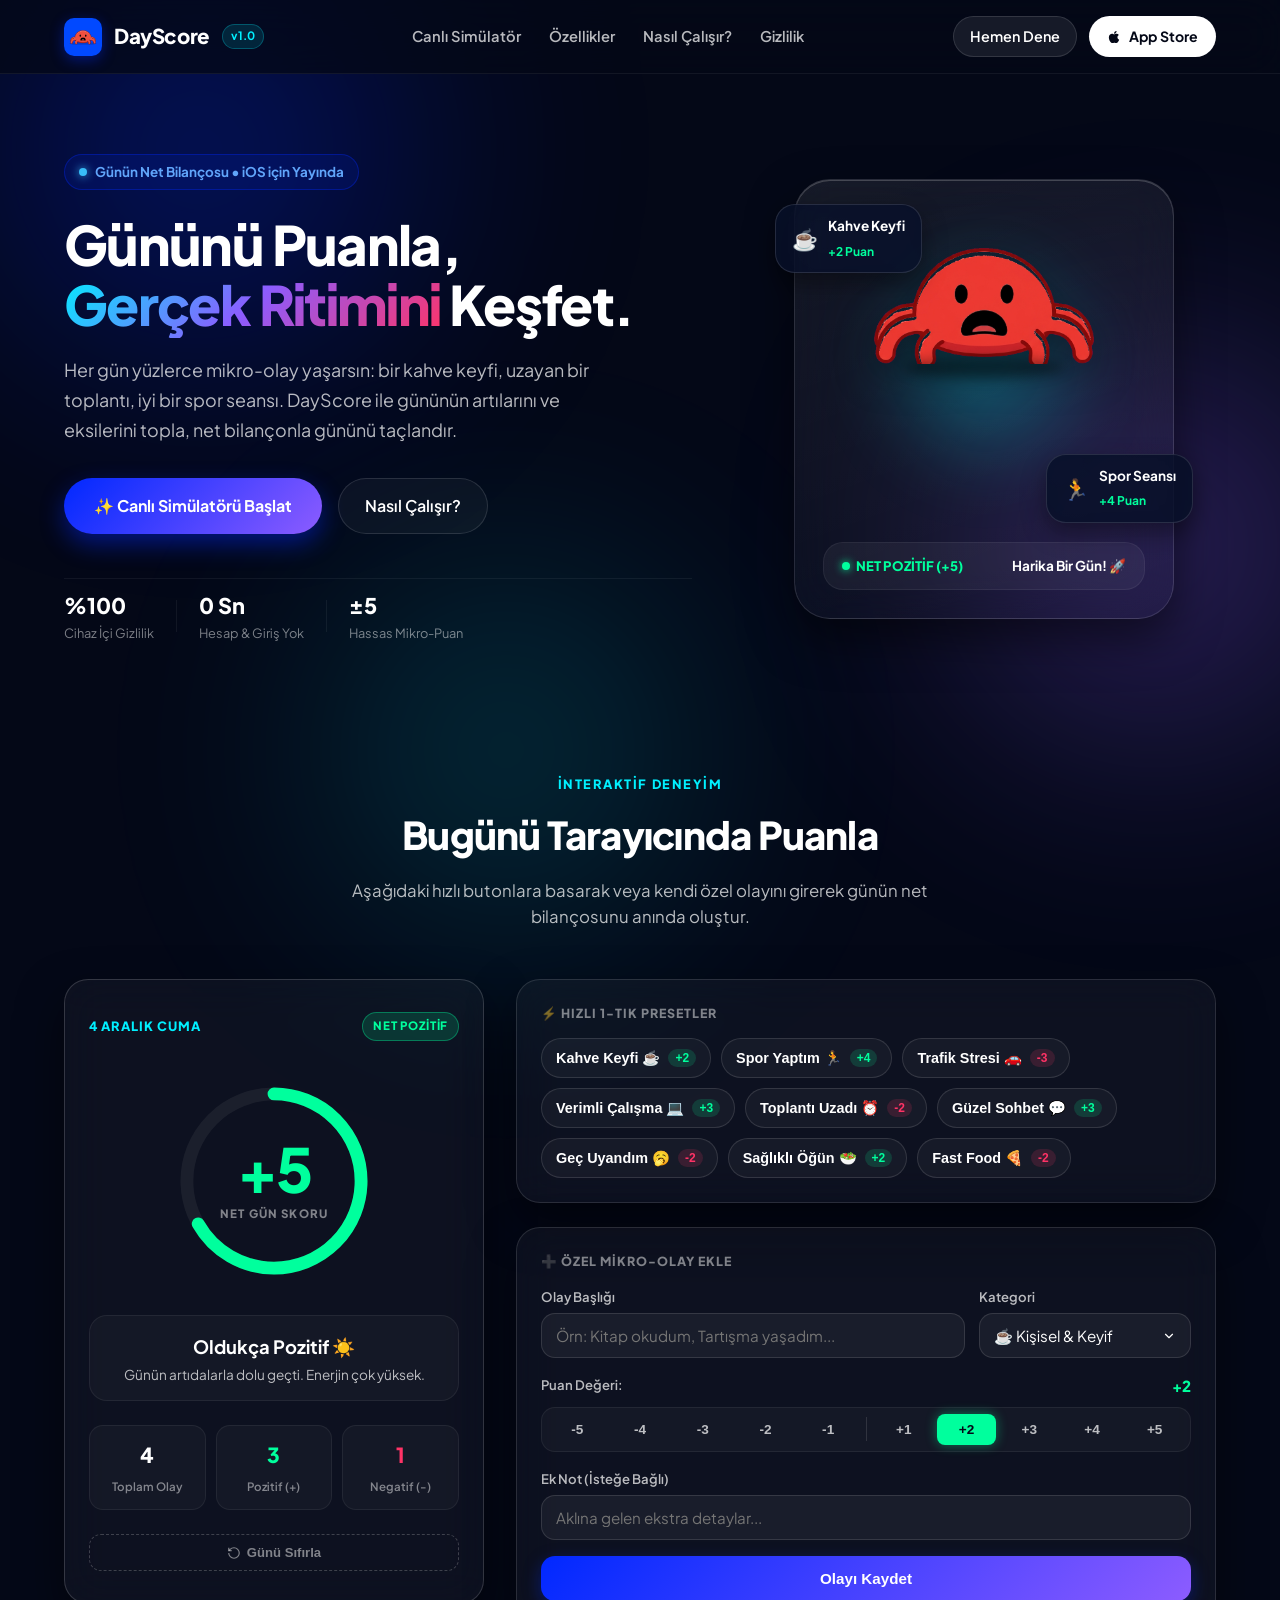
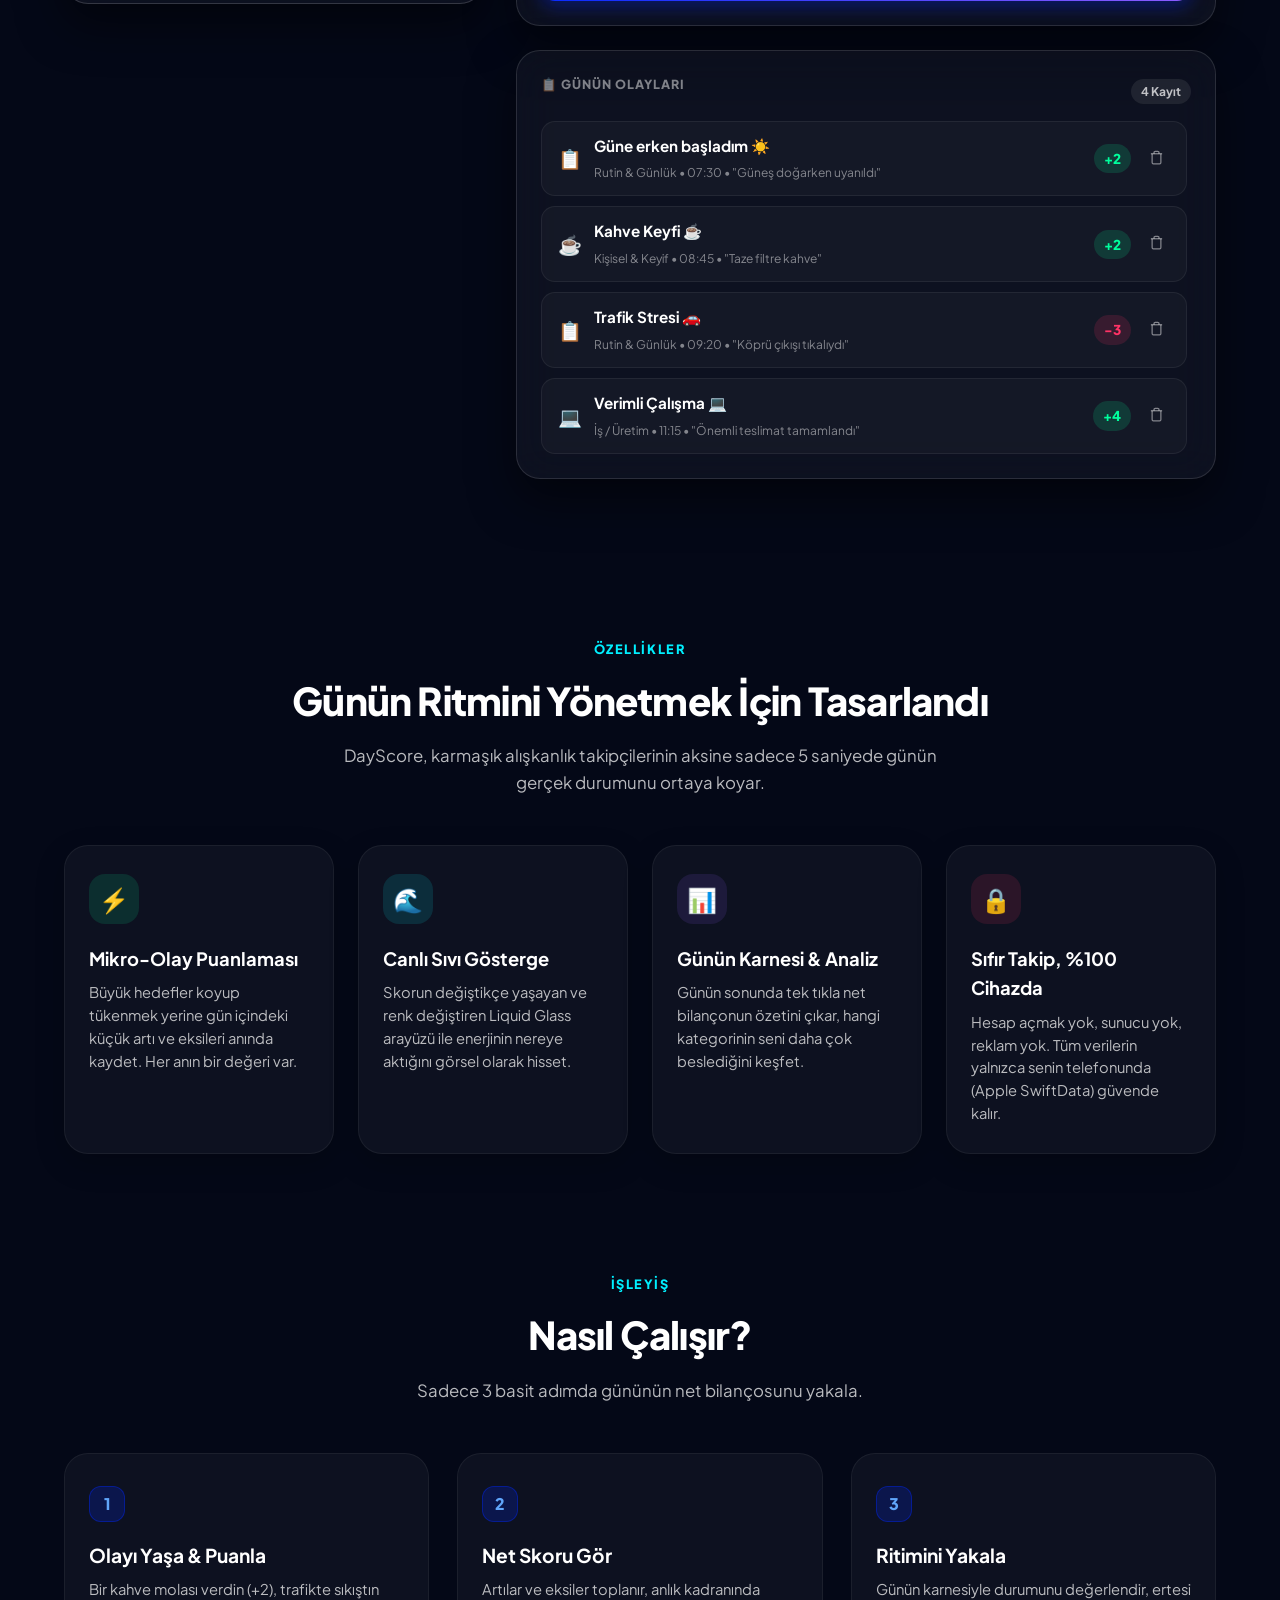
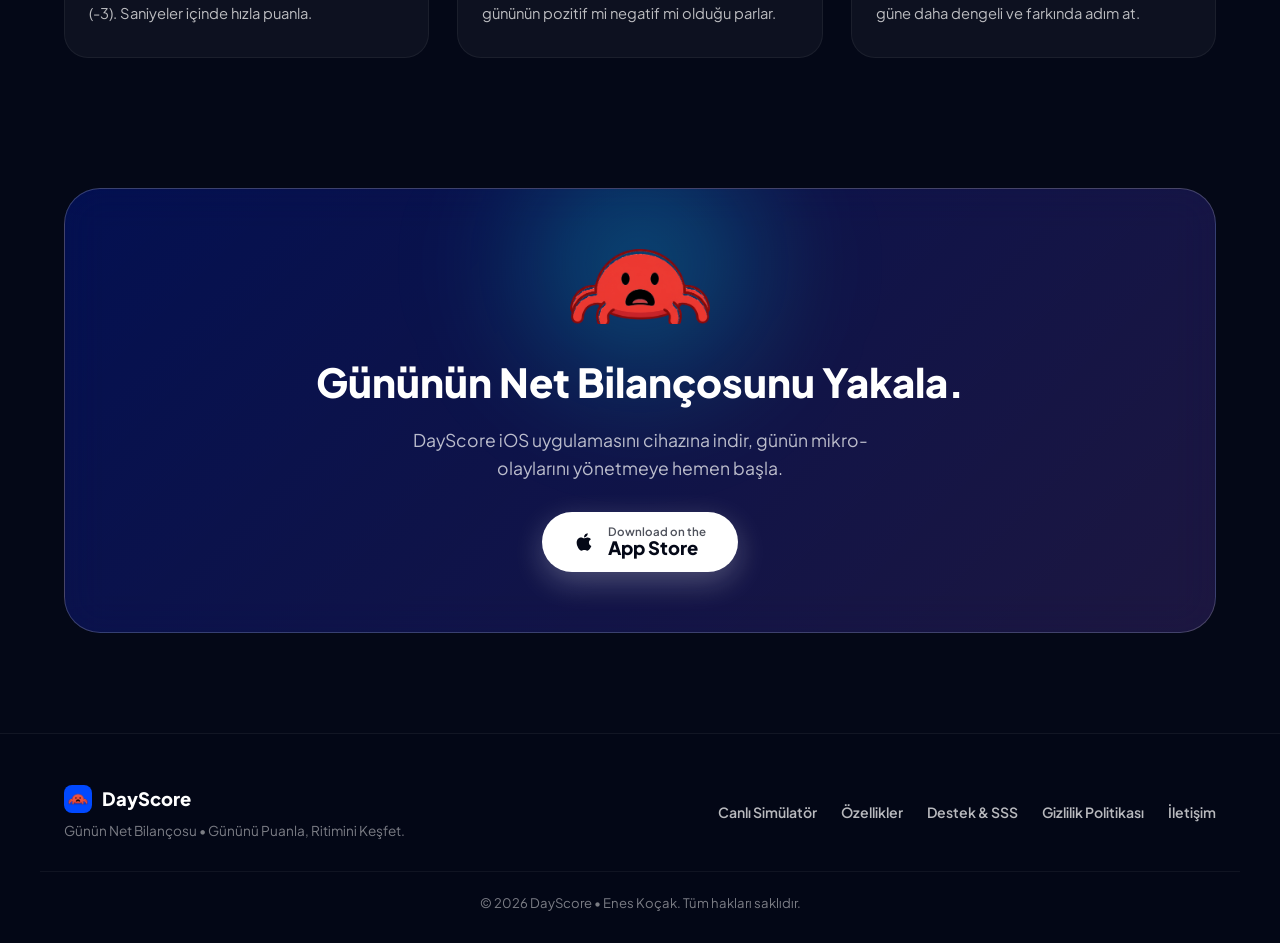
<file: docs/index.html>
<!DOCTYPE html>
<html lang="tr">
<head>
    <meta charset="UTF-8">
    <meta name="viewport" content="width=device-width, initial-scale=1.0">
    <meta name="description" content="DayScore - Günün Net Bilançosu. Gün içindeki mikro-olaylarını puanla, artılarını ve eksilerini topla, gününün gerçek net skorunu anında gör.">
    <meta name="theme-color" content="#030718">
    <title>DayScore – Günün Net Bilançosu</title>
    
    <!-- Open Graph / Meta -->
    <meta property="og:type" content="website">
    <meta property="og:title" content="DayScore – Günün Net Bilançosu">
    <meta property="og:description" content="Gün içindeki mikro-olaylarını puanla (+/-), gününün gerçek net skorunu ve karnesini anında gör.">
    <meta property="og:image" content="./assets/icon.png">

    <!-- Fonts -->
    <link rel="preconnect" href="https://fonts.googleapis.com">
    <link rel="preconnect" href="https://fonts.gstatic.com" crossorigin>
    <link href="https://fonts.googleapis.com/css2?family=Plus+Jakarta+Sans:wght@300;400;500;600;700;800&family=JetBrains+Mono:wght@500;700&display=swap" rel="stylesheet">
    
    <link rel="stylesheet" href="./style.css">
    <link rel="icon" type="image/png" href="./assets/icon.png">
</head>
<body>
    <!-- Ambient Liquid Glow Background Orbs -->
    <div class="ambient-glow orb-blue"></div>
    <div class="ambient-glow orb-violet"></div>
    <div class="ambient-glow orb-cyan"></div>

    <!-- Navigation Header -->
    <header class="navbar">
        <div class="nav-container">
            <a href="#" class="nav-brand">
                <img src="./assets/icon.png" alt="DayScore Logo" class="brand-icon">
                <span class="brand-name">DayScore</span>
                <span class="brand-pill">v1.0</span>
            </a>
            
            <nav class="nav-menu">
                <a href="#simulator" class="nav-link">Canlı Simülatör</a>
                <a href="#features" class="nav-link">Özellikler</a>
                <a href="#how-it-works" class="nav-link">Nasıl Çalışır?</a>
                <a href="./privacy_policy.html" class="nav-link">Gizlilik</a>
            </nav>

            <div class="nav-cta">
                <a href="#simulator" class="btn-try">Hemen Dene</a>
                <a href="https://apps.apple.com/us/app/dayscore-günün-puanı/id6818861754" target="_blank" rel="noopener noreferrer" class="btn-appstore" id="navAppStoreBtn">
                    <svg viewBox="0 0 384 512" width="14" height="14" fill="currentColor">
                        <path d="M318.7 268.7c-.2-36.7 16.4-64.4 50-84.8-18.8-26.9-47.2-41.7-84.7-44.6-35.5-2.8-74.3 20.7-88.5 20.7-15 0-49.4-19.7-76.4-19.7C63.3 141.2 4 184.8 4 273.5q0 39.3 14.4 81.2c12.8 36.7 59 126.7 107.2 125.2 25.2-.6 43-17.9 75.8-17.9 31.8 0 48.3 17.9 76.4 17.9 48.6-.7 90.4-82.5 102.6-119.3-65.2-30.7-61.7-91.9-61.7-91.9zm-56.6-164.2c27.3-32.4 24.8-61.9 24-72.5-24.1 1.4-52 16.4-67.9 34.9-17.5 19.8-27.8 44.3-25.6 71.9 26.1 2 49.9-13.7 69.5-34.3z"/>
                    </svg>
                    <span>App Store</span>
                </a>
            </div>
        </div>
    </header>

    <!-- Main Content Container -->
    <main class="main-wrapper">
        <!-- Hero Section -->
        <section class="hero-section">
            <div class="hero-content">
                <div class="hero-badge">
                    <span class="pulse-dot"></span>
                    <span>Günün Net Bilançosu • iOS için Yayında</span>
                </div>
                
                <h1 class="hero-title">
                    Gününü Puanla, <br>
                    <span class="gradient-text">Gerçek Ritimini</span> Keşfet.
                </h1>
                
                <p class="hero-subtitle">
                    Her gün yüzlerce mikro-olay yaşarsın: bir kahve keyfi, uzayan bir toplantı, iyi bir spor seansı. 
                    DayScore ile gününün artılarını ve eksilerini topla, net bilançonla gününü taçlandır.
                </p>

                <div class="hero-actions">
                    <a href="#simulator" class="btn-primary-hero">
                        <span>✨ Canlı Simülatörü Başlat</span>
                    </a>
                    <a href="./support.html" class="btn-secondary-hero">
                        <span>Nasıl Çalışır?</span>
                    </a>
                </div>

                <div class="hero-stats-strip">
                    <div class="strip-item">
                        <span class="strip-num">%100</span>
                        <span class="strip-label">Cihaz İçi Gizlilik</span>
                    </div>
                    <div class="strip-divider"></div>
                    <div class="strip-item">
                        <span class="strip-num">0 Sn</span>
                        <span class="strip-label">Hesap & Giriş Yok</span>
                    </div>
                    <div class="strip-divider"></div>
                    <div class="strip-item">
                        <span class="strip-num">±5</span>
                        <span class="strip-label">Hassas Mikro-Puan</span>
                    </div>
                </div>
            </div>

            <!-- Hero Floating Mascot & Visual Card -->
            <div class="hero-visual">
                <div class="mascot-card">
                    <div class="mascot-glow"></div>
                    <div class="mascot-container">
                        <img src="./assets/octo.png" alt="DayScore Maskotu" class="octo-mascot-img" id="heroMascotImg">
                        <div class="octo-shadow"></div>
                    </div>

                    <div class="floating-badge badge-top">
                        <span class="badge-icon">☕️</span>
                        <div class="badge-text">
                            <strong>Kahve Keyfi</strong>
                            <small>+2 Puan</small>
                        </div>
                    </div>

                    <div class="floating-badge badge-bottom">
                        <span class="badge-icon">🏃</span>
                        <div class="badge-text">
                            <strong>Spor Seansı</strong>
                            <small>+4 Puan</small>
                        </div>
                    </div>

                    <div class="hero-card-footer">
                        <div class="footer-score-pill">
                            <span class="status-indicator"></span>
                            <span id="heroBannerTheme">NET POZİTİF (+6)</span>
                        </div>
                        <div class="footer-tagline">Harika Bir Gün! 🚀</div>
                    </div>
                </div>
            </div>
        </section>

        <!-- Interactive Simulator Section -->
        <section class="simulator-section" id="simulator">
            <div class="section-header">
                <div class="section-tag">İNTERAKTİF DENEYİM</div>
                <h2 class="section-title">Bugünü Tarayıcında Puanla</h2>
                <p class="section-subtitle">Aşağıdaki hızlı butonlara basarak veya kendi özel olayını girerek günün net bilançosunu anında oluştur.</p>
            </div>

            <div class="simulator-grid">
                <!-- Left: Gauge & Daily Recap Card -->
                <div class="sim-left-panel">
                    <div class="glass-card gauge-card" id="gaugeContainerCard">
                        <div class="card-header-bar">
                            <div class="date-display" id="currentDateDisplay">BUGÜN, 10 EKİM</div>
                            <div class="status-badge" id="dayStatusBadge">DENGEDE</div>
                        </div>

                        <!-- Gauge Visual -->
                        <div class="gauge-wrapper">
                            <svg class="gauge-svg" viewBox="0 0 240 240">
                                <circle class="gauge-track" cx="120" cy="120" r="95"></circle>
                                <circle class="gauge-progress" id="gaugeProgressArc" cx="120" cy="120" r="95"></circle>
                            </svg>
                            <div class="gauge-center-content">
                                <div class="gauge-score-value" id="gaugeScoreNumber">0</div>
                                <div class="gauge-score-label">NET GÜN SKORU</div>
                            </div>
                        </div>

                        <!-- Theme Title & Message Card -->
                        <div class="theme-banner" id="themeBanner">
                            <div class="theme-title" id="themeTitle">Nötr & Dengeli ⚖️</div>
                            <div class="theme-message" id="themeMessage">Artılar ve eksiler eşitlendi, gün dengede seyrediyor.</div>
                        </div>

                        <!-- Mini Stats Grid -->
                        <div class="metrics-grid">
                            <div class="metric-cell">
                                <span class="metric-val" id="metricTotalEvents">0</span>
                                <span class="metric-name">Toplam Olay</span>
                            </div>
                            <div class="metric-cell positive-cell">
                                <span class="metric-val" id="metricPosEvents">0</span>
                                <span class="metric-name">Pozitif (+)</span>
                            </div>
                            <div class="metric-cell negative-cell">
                                <span class="metric-val" id="metricNegEvents">0</span>
                                <span class="metric-name">Negatif (-)</span>
                            </div>
                        </div>

                        <div class="card-actions">
                            <button class="btn-reset" id="resetDayBtn" title="Tüm olayları temizler">
                                <svg width="14" height="14" viewBox="0 0 24 24" fill="none" stroke="currentColor" stroke-width="2">
                                    <path d="M3 12a9 9 0 1 0 9-9 9.75 9.75 0 0 0-6.74 2.74L3 8"/>
                                    <path d="M3 3v5h5"/>
                                </svg>
                                Günü Sıfırla
                            </button>
                        </div>
                    </div>
                </div>

                <!-- Right: Quick Presets, Custom Add & Event Feed -->
                <div class="sim-right-panel">
                    <!-- Quick 1-Tap Presets -->
                    <div class="glass-card presets-card">
                        <div class="panel-subtitle">⚡️ HIZLI 1-TIK PRESETLER</div>
                        <div class="presets-scroll" id="presetButtonsContainer">
                            <!-- Populated dynamically via JS -->
                        </div>
                    </div>

                    <!-- Custom Event Form -->
                    <div class="glass-card add-card">
                        <div class="panel-subtitle">➕ ÖZEL MİKRO-OLAY EKLE</div>
                        <form id="addEventForm" class="add-event-form">
                            <div class="form-row">
                                <div class="form-group flex-2">
                                    <label for="eventTitleInput">Olay Başlığı</label>
                                    <input type="text" id="eventTitleInput" placeholder="Örn: Kitap okudum, Tartışma yaşadım..." required>
                                </div>
                                <div class="form-group flex-1">
                                    <label for="eventCategorySelect">Kategori</label>
                                    <select id="eventCategorySelect">
                                        <option value="Kişisel & Keyif">☕️ Kişisel & Keyif</option>
                                        <option value="İş / Üretim">💻 İş / Üretim</option>
                                        <option value="Sağlık & Spor">🏃 Sağlık & Spor</option>
                                        <option value="İlişkiler">💬 İlişkiler</option>
                                        <option value="Zihin & Duygu">🧠 Zihin & Duygu</option>
                                        <option value="Rutin & Günlük">📋 Rutin & Günlük</option>
                                    </select>
                                </div>
                            </div>

                            <!-- Score Pill Selector -->
                            <div class="score-selector-wrapper">
                                <label>Puan Değeri: <strong id="selectedScorePreview" class="score-tag-pos">+2</strong></label>
                                <div class="score-pills-row">
                                    <div class="pills-group neg-pills">
                                        <button type="button" class="score-pill neg" data-score="-5">-5</button>
                                        <button type="button" class="score-pill neg" data-score="-4">-4</button>
                                        <button type="button" class="score-pill neg" data-score="-3">-3</button>
                                        <button type="button" class="score-pill neg" data-score="-2">-2</button>
                                        <button type="button" class="score-pill neg" data-score="-1">-1</button>
                                    </div>
                                    <div class="pills-divider"></div>
                                    <div class="pills-group pos-pills">
                                        <button type="button" class="score-pill pos" data-score="1">+1</button>
                                        <button type="button" class="score-pill pos active" data-score="2">+2</button>
                                        <button type="button" class="score-pill pos" data-score="3">+3</button>
                                        <button type="button" class="score-pill pos" data-score="4">+4</button>
                                        <button type="button" class="score-pill pos" data-score="5">+5</button>
                                    </div>
                                </div>
                            </div>

                            <div class="form-group">
                                <label for="eventNoteInput">Ek Not (İsteğe Bağlı)</label>
                                <input type="text" id="eventNoteInput" placeholder="Aklına gelen ekstra detaylar...">
                            </div>

                            <button type="submit" class="btn-submit-event" id="saveEventBtn">
                                <span>Olayı Kaydet</span>
                            </button>
                        </form>
                    </div>

                    <!-- Events Timeline Feed -->
                    <div class="glass-card feed-card">
                        <div class="feed-header">
                            <div class="panel-subtitle">📋 GÜNÜN OLAYLARI</div>
                            <span class="events-count-pill" id="eventsCountBadge">0 Kayıt</span>
                        </div>
                        
                        <div class="events-feed-list" id="eventsListContainer">
                            <!-- Dynamically generated or Empty state -->
                        </div>
                    </div>
                </div>
            </div>
        </section>

        <!-- Features Grid Section -->
        <section class="features-section" id="features">
            <div class="section-header">
                <div class="section-tag">ÖZELLİKLER</div>
                <h2 class="section-title">Günün Ritmini Yönetmek İçin Tasarlandı</h2>
                <p class="section-subtitle">DayScore, karmaşık alışkanlık takipçilerinin aksine sadece 5 saniyede günün gerçek durumunu ortaya koyar.</p>
            </div>

            <div class="features-grid">
                <div class="feature-card">
                    <div class="feature-icon-wrapper icon-mint">
                        <span>⚡️</span>
                    </div>
                    <h3>Mikro-Olay Puanlaması</h3>
                    <p>Büyük hedefler koyup tükenmek yerine gün içindeki küçük artı ve eksileri anında kaydet. Her anın bir değeri var.</p>
                </div>

                <div class="feature-card">
                    <div class="feature-icon-wrapper icon-cyan">
                        <span>🌊</span>
                    </div>
                    <h3>Canlı Sıvı Gösterge</h3>
                    <p>Skorun değiştikçe yaşayan ve renk değiştiren Liquid Glass arayüzü ile enerjinin nereye aktığını görsel olarak hisset.</p>
                </div>

                <div class="feature-card">
                    <div class="feature-icon-wrapper icon-violet">
                        <span>📊</span>
                    </div>
                    <h3>Günün Karnesi & Analiz</h3>
                    <p>Günün sonunda tek tıkla net bilançonun özetini çıkar, hangi kategorinin seni daha çok beslediğini keşfet.</p>
                </div>

                <div class="feature-card">
                    <div class="feature-icon-wrapper icon-rose">
                        <span>🔒</span>
                    </div>
                    <h3>Sıfır Takip, %100 Cihazda</h3>
                    <p>Hesap açmak yok, sunucu yok, reklam yok. Tüm verilerin yalnızca senin telefonunda (Apple SwiftData) güvende kalır.</p>
                </div>
            </div>
        </section>

        <!-- How It Works Section -->
        <section class="how-section" id="how-it-works">
            <div class="section-header">
                <div class="section-tag">İŞLEYİŞ</div>
                <h2 class="section-title">Nasıl Çalışır?</h2>
                <p class="section-subtitle">Sadece 3 basit adımda gününün net bilançosunu yakala.</p>
            </div>

            <div class="steps-flow">
                <div class="flow-card">
                    <div class="flow-step">1</div>
                    <h4>Olayı Yaşa & Puanla</h4>
                    <p>Bir kahve molası verdin (+2), trafikte sıkıştın (-3). Saniyeler içinde hızla puanla.</p>
                </div>
                <div class="flow-card">
                    <div class="flow-step">2</div>
                    <h4>Net Skoru Gör</h4>
                    <p>Artılar ve eksiler toplanır, anlık kadranında gününün pozitif mi negatif mi olduğu parlar.</p>
                </div>
                <div class="flow-card">
                    <div class="flow-step">3</div>
                    <h4>Ritimini Yakala</h4>
                    <p>Günün karnesiyle durumunu değerlendir, ertesi güne daha dengeli ve farkında adım at.</p>
                </div>
            </div>
        </section>

        <!-- Final CTA Banner -->
        <section class="cta-banner-section">
            <div class="cta-banner-card">
                <div class="cta-glow"></div>
                <img src="./assets/octo.png" alt="DayScore Maskotu" class="cta-mascot">
                <h2>Gününün Net Bilançosunu Yakala.</h2>
                <p>DayScore iOS uygulamasını cihazına indir, günün mikro-olaylarını yönetmeye hemen başla.</p>
                <div class="cta-btns">
                    <a href="https://apps.apple.com/us/app/dayscore-günün-puanı/id6818861754" target="_blank" rel="noopener noreferrer" class="btn-appstore-large">
                        <svg viewBox="0 0 384 512" width="20" height="20" fill="currentColor">
                            <path d="M318.7 268.7c-.2-36.7 16.4-64.4 50-84.8-18.8-26.9-47.2-41.7-84.7-44.6-35.5-2.8-74.3 20.7-88.5 20.7-15 0-49.4-19.7-76.4-19.7C63.3 141.2 4 184.8 4 273.5q0 39.3 14.4 81.2c12.8 36.7 59 126.7 107.2 125.2 25.2-.6 43-17.9 75.8-17.9 31.8 0 48.3 17.9 76.4 17.9 48.6-.7 90.4-82.5 102.6-119.3-65.2-30.7-61.7-91.9-61.7-91.9zm-56.6-164.2c27.3-32.4 24.8-61.9 24-72.5-24.1 1.4-52 16.4-67.9 34.9-17.5 19.8-27.8 44.3-25.6 71.9 26.1 2 49.9-13.7 69.5-34.3z"/>
                        </svg>
                        <div class="btn-text-block">
                            <small>Download on the</small>
                            <strong>App Store</strong>
                        </div>
                    </a>
                </div>
            </div>
        </section>
    </main>

    <!-- Footer -->
    <footer class="footer">
        <div class="footer-container">
            <div class="footer-left">
                <div class="footer-logo">
                    <img src="./assets/icon.png" alt="DayScore Logo" width="28" height="28">
                    <span>DayScore</span>
                </div>
                <p class="footer-desc">Günün Net Bilançosu • Gününü Puanla, Ritimini Keşfet.</p>
            </div>
            
            <div class="footer-links">
                <a href="#simulator">Canlı Simülatör</a>
                <a href="#features">Özellikler</a>
                <a href="./support.html">Destek & SSS</a>
                <a href="./privacy_policy.html">Gizlilik Politikası</a>
                <a href="mailto:ekones12@gmail.com">İletişim</a>
            </div>
        </div>
        
        <div class="footer-bottom">
            <p>© 2026 DayScore • Enes Koçak. Tüm hakları saklıdır.</p>
        </div>
    </footer>

    <!-- Scripts -->
    <script src="./app.js"></script>
</body>
</html>
</file>
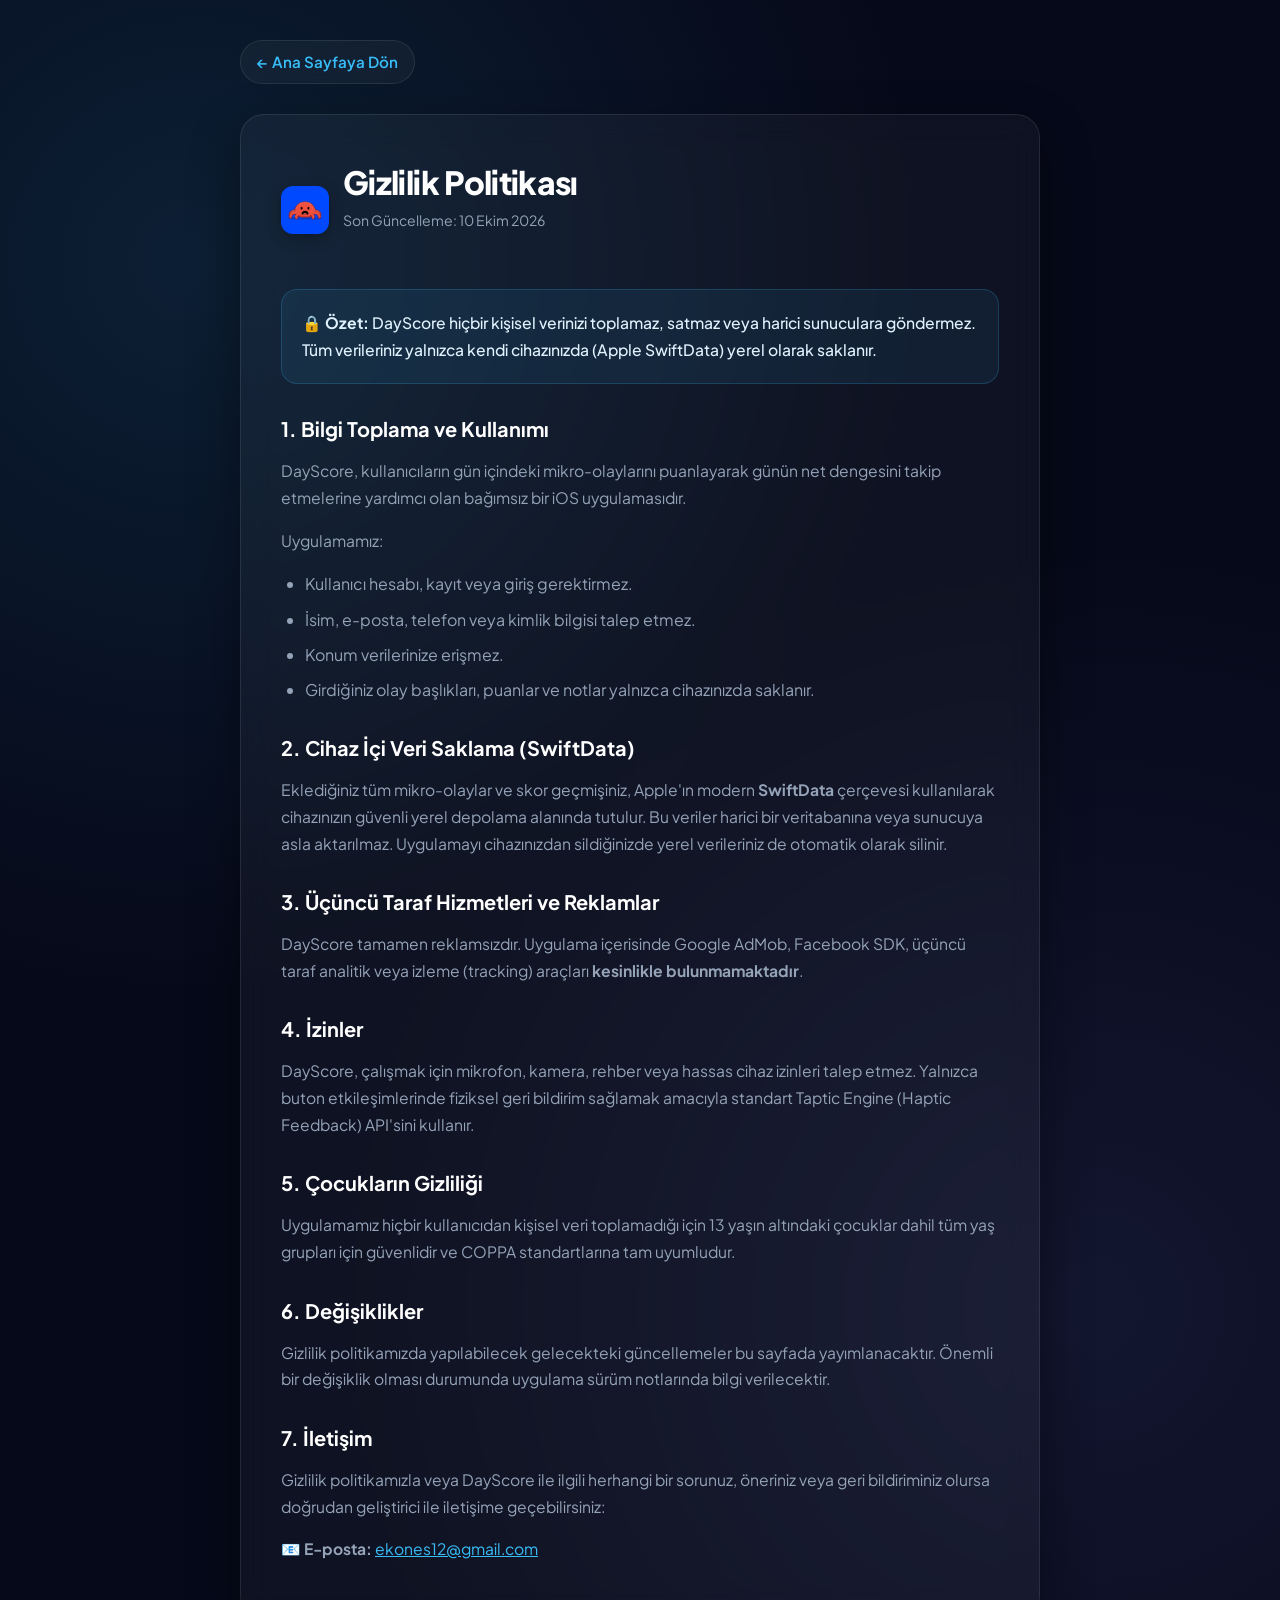
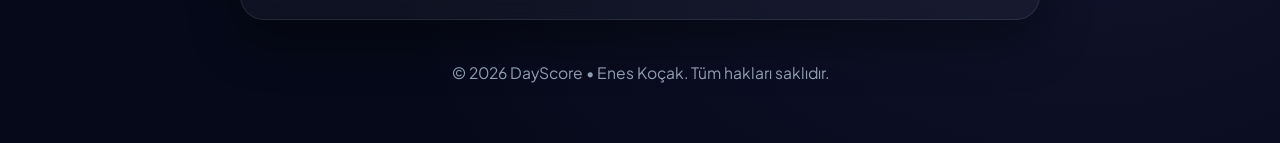
<file: docs/privacy_policy.html>
<!DOCTYPE html>
<html lang="tr">
<head>
    <meta charset="UTF-8">
    <meta name="viewport" content="width=device-width, initial-scale=1.0">
    <title>Gizlilik Politikası – DayScore</title>
    <meta name="description" content="DayScore Gizlilik Politikası. Kişisel verilerinizin nasıl korunduğunu öğrenin.">
    <link rel="preconnect" href="https://fonts.googleapis.com">
    <link rel="preconnect" href="https://fonts.gstatic.com" crossorigin>
    <link href="https://fonts.googleapis.com/css2?family=Plus+Jakarta+Sans:wght@400;500;600;700;800&display=swap" rel="stylesheet">
    <style>
        :root {
            --bg-color: #060919;
            --card-bg: rgba(255, 255, 255, 0.04);
            --card-border: rgba(255, 255, 255, 0.09);
            --text-main: #f1f5f9;
            --text-muted: #94a3b8;
            --primary: #38bdf8;
            --accent: #818cf8;
        }
        * { box-sizing: border-box; margin: 0; padding: 0; }
        body {
            font-family: 'Plus Jakarta Sans', -apple-system, sans-serif;
            background-color: var(--bg-color);
            background-image: 
                radial-gradient(circle at 15% 15%, rgba(56, 189, 248, 0.12) 0%, transparent 40%),
                radial-gradient(circle at 85% 75%, rgba(129, 140, 248, 0.10) 0%, transparent 45%);
            color: var(--text-main);
            line-height: 1.7;
            padding: 40px 20px;
            min-height: 100vh;
        }
        .container {
            max-width: 800px;
            margin: 0 auto;
        }
        .nav-back {
            display: inline-flex;
            align-items: center;
            gap: 8px;
            color: var(--primary);
            text-decoration: none;
            font-weight: 600;
            font-size: 0.95rem;
            margin-bottom: 30px;
            padding: 8px 16px;
            background: var(--card-bg);
            border: 1px solid var(--card-border);
            border-radius: 999px;
            backdrop-filter: blur(12px);
            transition: all 0.2s ease;
        }
        .nav-back:hover {
            background: rgba(255, 255, 255, 0.08);
            transform: translateX(-3px);
        }
        .card {
            background: var(--card-bg);
            border: 1px solid var(--card-border);
            border-radius: 24px;
            padding: 40px;
            backdrop-filter: blur(16px);
            box-shadow: 0 20px 50px rgba(0, 0, 0, 0.4);
        }
        .brand {
            display: flex;
            align-items: center;
            gap: 14px;
            margin-bottom: 24px;
        }
        .brand img {
            width: 48px;
            height: 48px;
            border-radius: 12px;
            box-shadow: 0 4px 14px rgba(0, 0, 0, 0.3);
        }
        h1 {
            font-size: 2rem;
            font-weight: 800;
            color: #fff;
            letter-spacing: -0.02em;
        }
        .date {
            color: var(--text-muted);
            font-size: 0.88rem;
            margin-bottom: 32px;
        }
        h2 {
            font-size: 1.25rem;
            font-weight: 700;
            color: #fff;
            margin: 28px 0 12px 0;
            display: flex;
            align-items: center;
            gap: 8px;
        }
        p {
            color: var(--text-muted);
            margin-bottom: 16px;
            font-size: 0.98rem;
        }
        ul {
            margin: 12px 0 20px 24px;
            color: var(--text-muted);
        }
        li {
            margin-bottom: 8px;
        }
        .highlight-box {
            background: rgba(56, 189, 248, 0.08);
            border: 1px solid rgba(56, 189, 248, 0.2);
            border-radius: 16px;
            padding: 20px;
            margin: 24px 0;
        }
        .highlight-box p {
            color: #e0f2fe;
            margin: 0;
            font-weight: 500;
        }
        footer {
            margin-top: 40px;
            text-align: center;
            color: var(--text-muted);
            font-size: 0.85rem;
        }
    </style>
</head>
<body>
    <div class="container">
        <a href="./index.html" class="nav-back">
            ← Ana Sayfaya Dön
        </a>

        <div class="card">
            <div class="brand">
                <img src="./assets/icon.png" alt="DayScore Logo">
                <div>
                    <h1>Gizlilik Politikası</h1>
                    <div class="date">Son Güncelleme: 10 Ekim 2026</div>
                </div>
            </div>

            <div class="highlight-box">
                <p>🔒 <strong>Özet:</strong> DayScore hiçbir kişisel verinizi toplamaz, satmaz veya harici sunuculara göndermez. Tüm verileriniz yalnızca kendi cihazınızda (Apple SwiftData) yerel olarak saklanır.</p>
            </div>

            <h2>1. Bilgi Toplama ve Kullanımı</h2>
            <p>DayScore, kullanıcıların gün içindeki mikro-olaylarını puanlayarak günün net dengesini takip etmelerine yardımcı olan bağımsız bir iOS uygulamasıdır.</p>
            <p>Uygulamamız:</p>
            <ul>
                <li>Kullanıcı hesabı, kayıt veya giriş gerektirmez.</li>
                <li>İsim, e-posta, telefon veya kimlik bilgisi talep etmez.</li>
                <li>Konum verilerinize erişmez.</li>
                <li>Girdiğiniz olay başlıkları, puanlar ve notlar yalnızca cihazınızda saklanır.</li>
            </ul>

            <h2>2. Cihaz İçi Veri Saklama (SwiftData)</h2>
            <p>Eklediğiniz tüm mikro-olaylar ve skor geçmişiniz, Apple'ın modern <strong>SwiftData</strong> çerçevesi kullanılarak cihazınızın güvenli yerel depolama alanında tutulur. Bu veriler harici bir veritabanına veya sunucuya asla aktarılmaz. Uygulamayı cihazınızdan sildiğinizde yerel verileriniz de otomatik olarak silinir.</p>

            <h2>3. Üçüncü Taraf Hizmetleri ve Reklamlar</h2>
            <p>DayScore tamamen reklamsızdır. Uygulama içerisinde Google AdMob, Facebook SDK, üçüncü taraf analitik veya izleme (tracking) araçları <strong>kesinlikle bulunmamaktadır</strong>.</p>

            <h2>4. İzinler</h2>
            <p>DayScore, çalışmak için mikrofon, kamera, rehber veya hassas cihaz izinleri talep etmez. Yalnızca buton etkileşimlerinde fiziksel geri bildirim sağlamak amacıyla standart Taptic Engine (Haptic Feedback) API'sini kullanır.</p>

            <h2>5. Çocukların Gizliliği</h2>
            <p>Uygulamamız hiçbir kullanıcıdan kişisel veri toplamadığı için 13 yaşın altındaki çocuklar dahil tüm yaş grupları için güvenlidir ve COPPA standartlarına tam uyumludur.</p>

            <h2>6. Değişiklikler</h2>
            <p>Gizlilik politikamızda yapılabilecek gelecekteki güncellemeler bu sayfada yayımlanacaktır. Önemli bir değişiklik olması durumunda uygulama sürüm notlarında bilgi verilecektir.</p>

            <h2>7. İletişim</h2>
            <p>Gizlilik politikamızla veya DayScore ile ilgili herhangi bir sorunuz, öneriniz veya geri bildiriminiz olursa doğrudan geliştirici ile iletişime geçebilirsiniz:</p>
            <p>📧 <strong>E-posta:</strong> <a href="mailto:ekones12@gmail.com" style="color: var(--primary);">ekones12@gmail.com</a></p>
        </div>

        <footer>
            <p>© 2026 DayScore • Enes Koçak. Tüm hakları saklıdır.</p>
        </footer>
    </div>
</body>
</html>
</file>
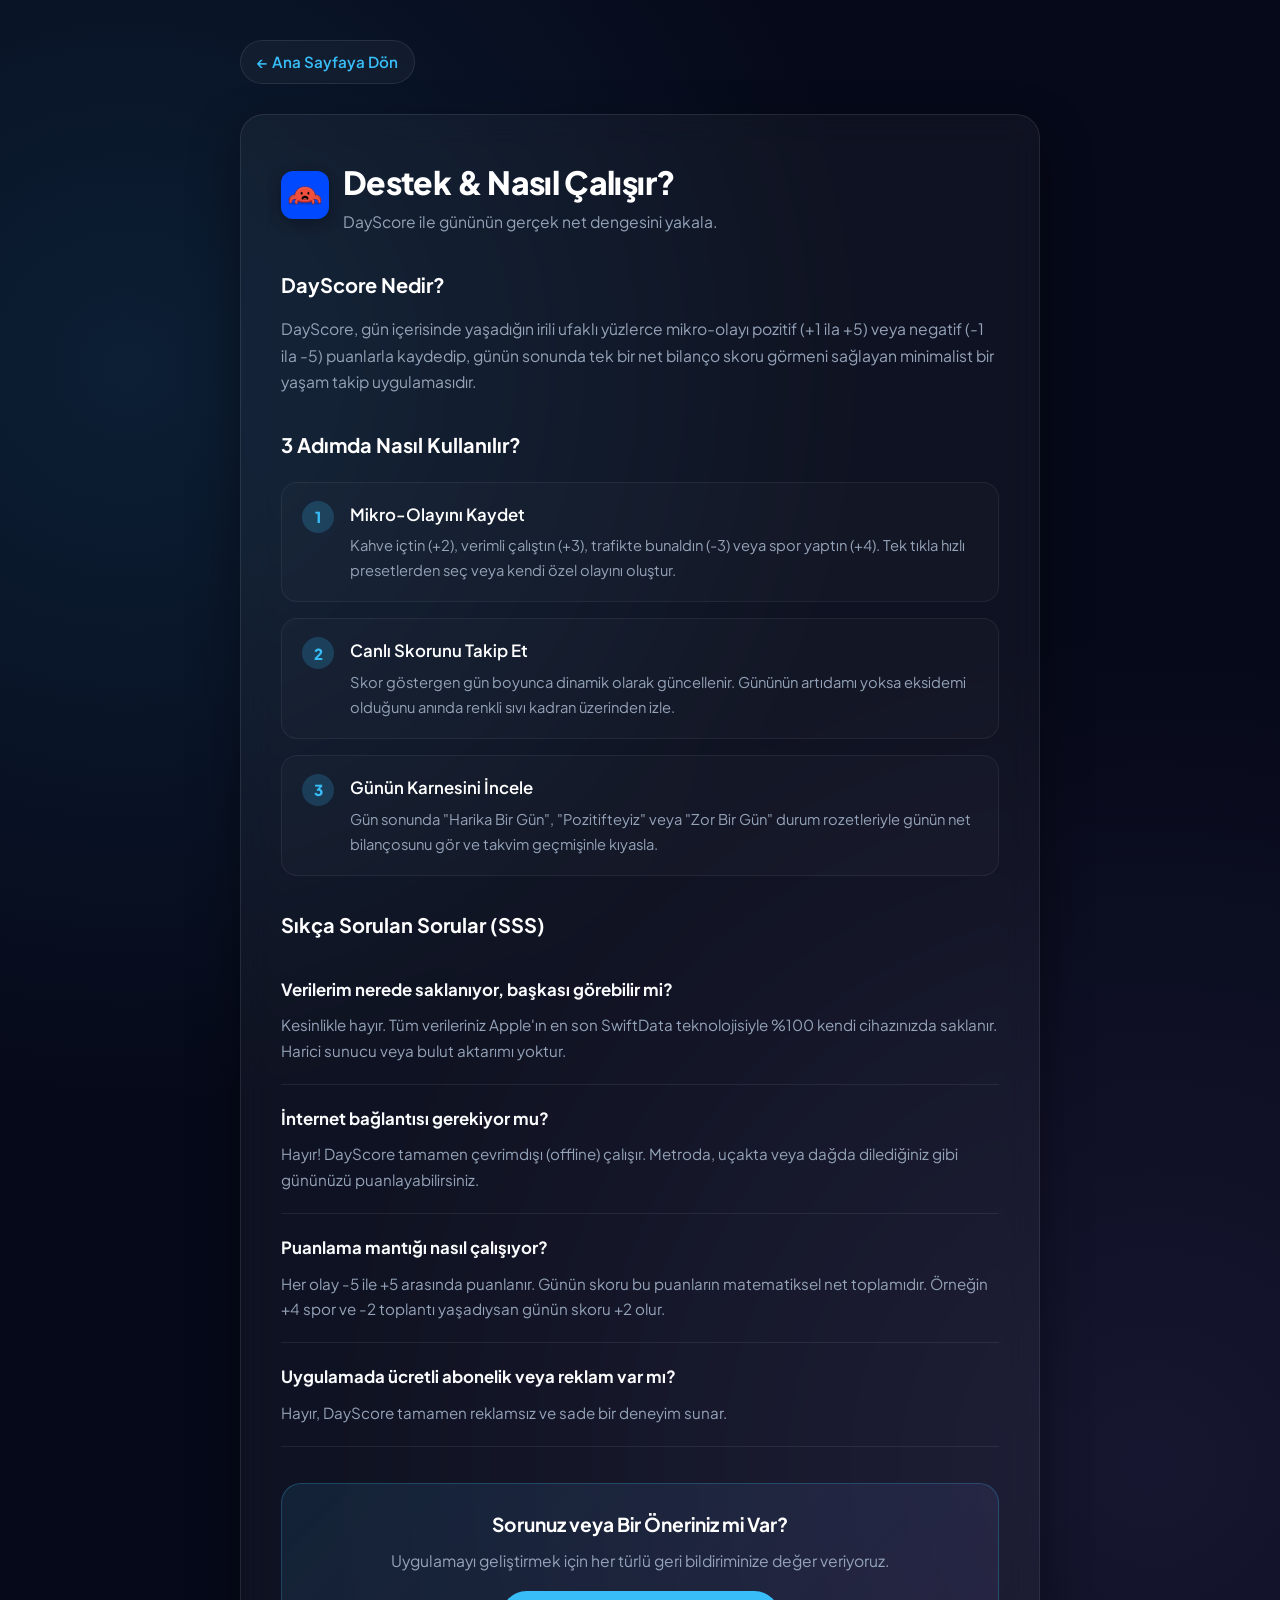
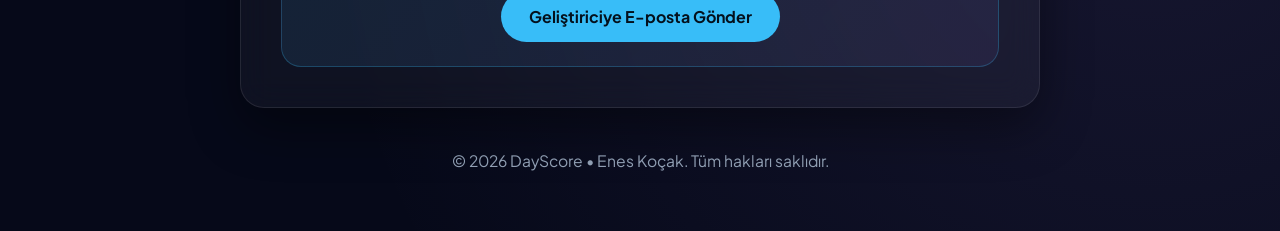
<file: docs/support.html>
<!DOCTYPE html>
<html lang="tr">
<head>
    <meta charset="UTF-8">
    <meta name="viewport" content="width=device-width, initial-scale=1.0">
    <title>Destek & Kullanım Kılavuzu – DayScore</title>
    <meta name="description" content="DayScore Destek ve Sıkça Sorulan Sorular. Günün net bilançosunu nasıl tutacağınızı öğrenin.">
    <link rel="preconnect" href="https://fonts.googleapis.com">
    <link rel="preconnect" href="https://fonts.gstatic.com" crossorigin>
    <link href="https://fonts.googleapis.com/css2?family=Plus+Jakarta+Sans:wght@400;500;600;700;800&display=swap" rel="stylesheet">
    <style>
        :root {
            --bg-color: #060919;
            --card-bg: rgba(255, 255, 255, 0.04);
            --card-border: rgba(255, 255, 255, 0.09);
            --text-main: #f1f5f9;
            --text-muted: #94a3b8;
            --primary: #38bdf8;
            --mint: #34d399;
            --rose: #fb7185;
            --violet: #a78bfa;
        }
        * { box-sizing: border-box; margin: 0; padding: 0; }
        body {
            font-family: 'Plus Jakarta Sans', -apple-system, sans-serif;
            background-color: var(--bg-color);
            background-image: 
                radial-gradient(circle at 10% 20%, rgba(56, 189, 248, 0.12) 0%, transparent 40%),
                radial-gradient(circle at 90% 80%, rgba(167, 139, 250, 0.10) 0%, transparent 45%);
            color: var(--text-main);
            line-height: 1.7;
            padding: 40px 20px;
            min-height: 100vh;
        }
        .container {
            max-width: 800px;
            margin: 0 auto;
        }
        .nav-back {
            display: inline-flex;
            align-items: center;
            gap: 8px;
            color: var(--primary);
            text-decoration: none;
            font-weight: 600;
            font-size: 0.95rem;
            margin-bottom: 30px;
            padding: 8px 16px;
            background: var(--card-bg);
            border: 1px solid var(--card-border);
            border-radius: 999px;
            backdrop-filter: blur(12px);
            transition: all 0.2s ease;
        }
        .nav-back:hover {
            background: rgba(255, 255, 255, 0.08);
            transform: translateX(-3px);
        }
        .card {
            background: var(--card-bg);
            border: 1px solid var(--card-border);
            border-radius: 24px;
            padding: 40px;
            backdrop-filter: blur(16px);
            box-shadow: 0 20px 50px rgba(0, 0, 0, 0.4);
        }
        .brand {
            display: flex;
            align-items: center;
            gap: 14px;
            margin-bottom: 28px;
        }
        .brand img {
            width: 48px;
            height: 48px;
            border-radius: 12px;
            box-shadow: 0 4px 14px rgba(0, 0, 0, 0.3);
        }
        h1 {
            font-size: 2rem;
            font-weight: 800;
            color: #fff;
            letter-spacing: -0.02em;
        }
        h2 {
            font-size: 1.25rem;
            font-weight: 700;
            color: #fff;
            margin: 32px 0 14px 0;
            display: flex;
            align-items: center;
            gap: 8px;
        }
        p {
            color: var(--text-muted);
            margin-bottom: 16px;
            font-size: 0.98rem;
        }
        .steps {
            display: grid;
            gap: 16px;
            margin: 20px 0 28px 0;
        }
        .step-item {
            background: rgba(255, 255, 255, 0.02);
            border: 1px solid rgba(255, 255, 255, 0.06);
            border-radius: 16px;
            padding: 18px 20px;
            display: flex;
            gap: 16px;
            align-items: flex-start;
        }
        .step-num {
            width: 32px;
            height: 32px;
            border-radius: 999px;
            background: rgba(56, 189, 248, 0.2);
            color: var(--primary);
            display: flex;
            align-items: center;
            justify-content: center;
            font-weight: 800;
            font-size: 0.95rem;
            flex-shrink: 0;
        }
        .step-content h3 {
            font-size: 1.05rem;
            color: #fff;
            margin-bottom: 4px;
            font-weight: 600;
        }
        .step-content p {
            margin: 0;
            font-size: 0.92rem;
        }
        .faq-item {
            border-bottom: 1px solid rgba(255, 255, 255, 0.08);
            padding: 20px 0;
        }
        .faq-item:last-child {
            border-bottom: none;
        }
        .faq-q {
            font-weight: 700;
            color: #f8fafc;
            font-size: 1.05rem;
            margin-bottom: 8px;
        }
        .faq-a {
            color: var(--text-muted);
            font-size: 0.95rem;
            margin: 0;
        }
        .contact-box {
            background: linear-gradient(135deg, rgba(56, 189, 248, 0.1), rgba(167, 139, 250, 0.08));
            border: 1px solid rgba(56, 189, 248, 0.25);
            border-radius: 20px;
            padding: 24px;
            margin-top: 36px;
            text-align: center;
        }
        .contact-box h3 {
            color: #fff;
            font-size: 1.2rem;
            margin-bottom: 8px;
        }
        .contact-box p {
            margin-bottom: 16px;
        }
        .btn-mail {
            display: inline-block;
            background: #38bdf8;
            color: #04111d;
            font-weight: 700;
            padding: 12px 28px;
            border-radius: 999px;
            text-decoration: none;
            transition: all 0.2s ease;
        }
        .btn-mail:hover {
            transform: translateY(-2px);
            box-shadow: 0 8px 20px rgba(56, 189, 248, 0.35);
        }
        footer {
            margin-top: 40px;
            text-align: center;
            color: var(--text-muted);
            font-size: 0.85rem;
        }
    </style>
</head>
<body>
    <div class="container">
        <a href="./index.html" class="nav-back">
            ← Ana Sayfaya Dön
        </a>

        <div class="card">
            <div class="brand">
                <img src="./assets/icon.png" alt="DayScore Logo">
                <div>
                    <h1>Destek & Nasıl Çalışır?</h1>
                    <p style="margin: 0;">DayScore ile gününün gerçek net dengesini yakala.</p>
                </div>
            </div>

            <h2>DayScore Nedir?</h2>
            <p>DayScore, gün içerisinde yaşadığın irili ufaklı yüzlerce mikro-olayı pozitif (+1 ila +5) veya negatif (-1 ila -5) puanlarla kaydedip, günün sonunda tek bir net bilanço skoru görmeni sağlayan minimalist bir yaşam takip uygulamasıdır.</p>

            <h2>3 Adımda Nasıl Kullanılır?</h2>
            <div class="steps">
                <div class="step-item">
                    <div class="step-num">1</div>
                    <div class="step-content">
                        <h3>Mikro-Olayını Kaydet</h3>
                        <p>Kahve içtin (+2), verimli çalıştın (+3), trafikte bunaldın (-3) veya spor yaptın (+4). Tek tıkla hızlı presetlerden seç veya kendi özel olayını oluştur.</p>
                    </div>
                </div>
                <div class="step-item">
                    <div class="step-num">2</div>
                    <div class="step-content">
                        <h3>Canlı Skorunu Takip Et</h3>
                        <p>Skor göstergen gün boyunca dinamik olarak güncellenir. Gününün artıdamı yoksa eksidemi olduğunu anında renkli sıvı kadran üzerinden izle.</p>
                    </div>
                </div>
                <div class="step-item">
                    <div class="step-num">3</div>
                    <div class="step-content">
                        <h3>Günün Karnesini İncele</h3>
                        <p>Gün sonunda "Harika Bir Gün", "Pozitifteyiz" veya "Zor Bir Gün" durum rozetleriyle günün net bilançosunu gör ve takvim geçmişinle kıyasla.</p>
                    </div>
                </div>
            </div>

            <h2>Sıkça Sorulan Sorular (SSS)</h2>
            <div class="faq-item">
                <div class="faq-q">Verilerim nerede saklanıyor, başkası görebilir mi?</div>
                <div class="faq-a">Kesinlikle hayır. Tüm verileriniz Apple'ın en son SwiftData teknolojisiyle %100 kendi cihazınızda saklanır. Harici sunucu veya bulut aktarımı yoktur.</div>
            </div>
            <div class="faq-item">
                <div class="faq-q">İnternet bağlantısı gerekiyor mu?</div>
                <div class="faq-a">Hayır! DayScore tamamen çevrimdışı (offline) çalışır. Metroda, uçakta veya dağda dilediğiniz gibi gününüzü puanlayabilirsiniz.</div>
            </div>
            <div class="faq-item">
                <div class="faq-q">Puanlama mantığı nasıl çalışıyor?</div>
                <div class="faq-a">Her olay -5 ile +5 arasında puanlanır. Günün skoru bu puanların matematiksel net toplamıdır. Örneğin +4 spor ve -2 toplantı yaşadıysan günün skoru +2 olur.</div>
            </div>
            <div class="faq-item">
                <div class="faq-q">Uygulamada ücretli abonelik veya reklam var mı?</div>
                <div class="faq-a">Hayır, DayScore tamamen reklamsız ve sade bir deneyim sunar.</div>
            </div>

            <div class="contact-box">
                <h3>Sorunuz veya Bir Öneriniz mi Var?</h3>
                <p>Uygulamayı geliştirmek için her türlü geri bildiriminize değer veriyoruz.</p>
                <a href="mailto:ekones12@gmail.com" class="btn-mail">Geliştiriciye E-posta Gönder</a>
            </div>
        </div>

        <footer>
            <p>© 2026 DayScore • Enes Koçak. Tüm hakları saklıdır.</p>
        </footer>
    </div>
</body>
</html>
</file>
<file: docs/style.css>
/* ==========================================================================
   DayScore Design System – Liquid Glassmorphism & Cyber Dynamics
   ========================================================================== */

:root {
    /* Color Tokens */
    --canvas-dark: #040817;
    --canvas-elevated: #081028;
    --glass-surface: rgba(255, 255, 255, 0.04);
    --glass-surface-hover: rgba(255, 255, 255, 0.07);
    --glass-border: rgba(255, 255, 255, 0.12);
    --glass-border-subtle: rgba(255, 255, 255, 0.06);

    /* Liquid Brand Accents */
    --electric-blue: #0028ff;
    --royal-blue: #0055ff;
    --neon-cyan: #00f0ff;
    --cyber-violet: #8c5cff;
    --neon-mint: #00ff9d;
    --neon-rose: #ff3366;
    --neon-amber: #ffb703;

    /* Typography */
    --text-primary: #ffffff;
    --text-secondary: rgba(255, 255, 255, 0.72);
    --text-muted: rgba(255, 255, 255, 0.48);
    --font-main: 'Plus Jakarta Sans', -apple-system, BlinkMacSystemFont, sans-serif;
    --font-mono: 'JetBrains Mono', monospace;

    /* Shadows & Glows */
    --glow-blue: 0 0 35px rgba(0, 40, 255, 0.35);
    --glow-mint: 0 0 35px rgba(0, 255, 157, 0.35);
    --glow-rose: 0 0 35px rgba(255, 51, 102, 0.35);
    --glow-violet: 0 0 35px rgba(140, 92, 255, 0.35);
    --card-shadow: 0 20px 45px rgba(0, 0, 0, 0.5);

    /* Transitions */
    --ease-spring: cubic-bezier(0.175, 0.885, 0.32, 1.275);
    --ease-smooth: cubic-bezier(0.4, 0, 0.2, 1);
}

/* Base & Reset */
* {
    box-sizing: border-box;
    margin: 0;
    padding: 0;
}

html {
    scroll-behavior: smooth;
}

body {
    font-family: var(--font-main);
    background-color: var(--canvas-dark);
    color: var(--text-primary);
    line-height: 1.6;
    overflow-x: hidden;
    min-height: 100vh;
    position: relative;
    -webkit-font-smoothing: antialiased;
}

/* Ambient Background Orbs */
.ambient-glow {
    position: fixed;
    border-radius: 50%;
    filter: blur(120px);
    pointer-events: none;
    z-index: 0;
    opacity: 0.45;
}

.orb-blue {
    width: 600px;
    height: 600px;
    background: radial-gradient(circle, var(--electric-blue) 0%, transparent 70%);
    top: -150px;
    left: -100px;
}

.orb-violet {
    width: 550px;
    height: 550px;
    background: radial-gradient(circle, var(--cyber-violet) 0%, transparent 70%);
    top: 30%;
    right: -150px;
}

.orb-cyan {
    width: 500px;
    height: 500px;
    background: radial-gradient(circle, var(--neon-cyan) 0%, transparent 70%);
    bottom: -100px;
    left: 20%;
    opacity: 0.25;
}

/* Navbar */
.navbar {
    position: sticky;
    top: 0;
    z-index: 100;
    backdrop-filter: blur(20px);
    -webkit-backdrop-filter: blur(20px);
    background: rgba(4, 8, 23, 0.75);
    border-bottom: 1px solid var(--glass-border-subtle);
}

.nav-container {
    max-width: 1200px;
    margin: 0 auto;
    padding: 16px 24px;
    display: flex;
    align-items: center;
    justify-content: space-between;
}

.nav-brand {
    display: flex;
    align-items: center;
    gap: 12px;
    text-decoration: none;
    color: #fff;
}

.brand-icon {
    width: 38px;
    height: 38px;
    border-radius: 10px;
    box-shadow: 0 4px 14px rgba(0, 40, 255, 0.4);
}

.brand-name {
    font-size: 1.28rem;
    font-weight: 800;
    letter-spacing: -0.02em;
}

.brand-pill {
    font-size: 0.72rem;
    font-weight: 700;
    color: var(--neon-cyan);
    background: rgba(0, 240, 255, 0.12);
    border: 1px solid rgba(0, 240, 255, 0.25);
    padding: 2px 8px;
    border-radius: 999px;
}

.nav-menu {
    display: flex;
    align-items: center;
    gap: 28px;
}

.nav-link {
    color: var(--text-secondary);
    text-decoration: none;
    font-size: 0.92rem;
    font-weight: 600;
    transition: color 0.2s;
}

.nav-link:hover {
    color: #fff;
}

.nav-cta {
    display: flex;
    align-items: center;
    gap: 12px;
}

.btn-try {
    color: #fff;
    text-decoration: none;
    font-size: 0.9rem;
    font-weight: 600;
    padding: 8px 16px;
    border-radius: 999px;
    background: rgba(255, 255, 255, 0.08);
    border: 1px solid var(--glass-border);
    transition: all 0.2s;
}

.btn-try:hover {
    background: rgba(255, 255, 255, 0.14);
}

.btn-appstore {
    display: flex;
    align-items: center;
    gap: 8px;
    background: #fff;
    color: #040817;
    text-decoration: none;
    font-size: 0.88rem;
    font-weight: 700;
    padding: 9px 18px;
    border-radius: 999px;
    transition: transform 0.2s, box-shadow 0.2s;
}

.btn-appstore:hover {
    transform: translateY(-2px);
    box-shadow: 0 8px 22px rgba(255, 255, 255, 0.25);
}

/* Main Layout */
.main-wrapper {
    position: relative;
    z-index: 1;
    max-width: 1200px;
    margin: 0 auto;
    padding: 0 24px;
}

/* Hero Section */
.hero-section {
    padding: 80px 0 60px 0;
    display: grid;
    grid-template-columns: 1.15fr 0.85fr;
    gap: 60px;
    align-items: center;
}

.hero-badge {
    display: inline-flex;
    align-items: center;
    gap: 8px;
    background: rgba(0, 40, 255, 0.12);
    border: 1px solid rgba(0, 40, 255, 0.35);
    padding: 6px 14px;
    border-radius: 999px;
    font-size: 0.84rem;
    font-weight: 700;
    color: #60a5fa;
    margin-bottom: 24px;
}

.pulse-dot {
    width: 8px;
    height: 8px;
    border-radius: 50%;
    background: #38bdf8;
    box-shadow: 0 0 10px #38bdf8;
    animation: pulse 1.8s infinite;
}

@keyframes pulse {
    0%, 100% { opacity: 1; transform: scale(1); }
    50% { opacity: 0.4; transform: scale(0.85); }
}

.hero-title {
    font-size: 3.4rem;
    font-weight: 800;
    line-height: 1.12;
    letter-spacing: -0.03em;
    margin-bottom: 20px;
}

.gradient-text {
    background: linear-gradient(135deg, #00f0ff 0%, #8c5cff 50%, #ff3366 100%);
    -webkit-background-clip: text;
    -webkit-text-fill-color: transparent;
}

.hero-subtitle {
    font-size: 1.12rem;
    color: var(--text-secondary);
    line-height: 1.65;
    max-width: 540px;
    margin-bottom: 34px;
}

.hero-actions {
    display: flex;
    gap: 16px;
    margin-bottom: 44px;
}

.btn-primary-hero {
    display: inline-flex;
    align-items: center;
    gap: 10px;
    background: linear-gradient(135deg, var(--electric-blue), var(--cyber-violet));
    color: #fff;
    text-decoration: none;
    font-weight: 700;
    font-size: 1rem;
    padding: 14px 30px;
    border-radius: 999px;
    box-shadow: 0 10px 25px rgba(0, 40, 255, 0.45);
    transition: all 0.25s var(--ease-spring);
}

.btn-primary-hero:hover {
    transform: translateY(-3px) scale(1.02);
    box-shadow: 0 15px 35px rgba(0, 40, 255, 0.6);
}

.btn-secondary-hero {
    display: inline-flex;
    align-items: center;
    background: var(--glass-surface);
    border: 1px solid var(--glass-border);
    color: #fff;
    text-decoration: none;
    font-weight: 600;
    font-size: 1rem;
    padding: 14px 26px;
    border-radius: 999px;
    transition: all 0.2s;
}

.btn-secondary-hero:hover {
    background: var(--glass-surface-hover);
    border-color: rgba(255, 255, 255, 0.25);
}

.hero-stats-strip {
    display: flex;
    align-items: center;
    gap: 22px;
    padding-top: 10px;
    border-top: 1px solid var(--glass-border-subtle);
}

.strip-item {
    display: flex;
    flex-direction: column;
}

.strip-num {
    font-size: 1.35rem;
    font-weight: 800;
    color: #fff;
}

.strip-label {
    font-size: 0.8rem;
    color: var(--text-muted);
}

.strip-divider {
    width: 1px;
    height: 32px;
    background: var(--glass-border-subtle);
}

/* Hero Mascot Card */
.hero-visual {
    position: relative;
    display: flex;
    justify-content: center;
}

.mascot-card {
    position: relative;
    width: 380px;
    height: 440px;
    background: linear-gradient(160deg, rgba(255, 255, 255, 0.08) 0%, rgba(255, 255, 255, 0.02) 100%);
    border: 1px solid var(--glass-border);
    border-radius: 36px;
    backdrop-filter: blur(24px);
    -webkit-backdrop-filter: blur(24px);
    padding: 28px;
    display: flex;
    flex-direction: column;
    justify-content: space-between;
    box-shadow: var(--card-shadow), inset 0 1px 0 rgba(255, 255, 255, 0.2);
}

.mascot-glow {
    position: absolute;
    width: 260px;
    height: 260px;
    background: radial-gradient(circle, rgba(0, 240, 255, 0.35) 0%, transparent 70%);
    top: 50px;
    left: 60px;
    filter: blur(30px);
    z-index: 0;
    pointer-events: none;
}

.mascot-container {
    position: relative;
    z-index: 1;
    display: flex;
    flex-direction: column;
    align-items: center;
    margin-top: 40px;
}

.octo-mascot-img {
    width: 220px;
    height: auto;
    filter: drop-shadow(0 12px 20px rgba(0, 0, 0, 0.45));
    animation: mascotHover 3.5s ease-in-out infinite;
}

@keyframes mascotHover {
    0%, 100% { transform: translateY(0) scale(1); }
    50% { transform: translateY(-12px) scale(1.02); }
}

.octo-shadow {
    width: 160px;
    height: 20px;
    background: rgba(0, 0, 0, 0.4);
    border-radius: 50%;
    filter: blur(6px);
    margin-top: -6px;
    animation: shadowPulse 3.5s ease-in-out infinite;
}

@keyframes shadowPulse {
    0%, 100% { transform: scale(1); opacity: 0.4; }
    50% { transform: scale(0.85); opacity: 0.25; }
}

.floating-badge {
    position: absolute;
    background: rgba(8, 16, 40, 0.85);
    border: 1px solid var(--glass-border);
    backdrop-filter: blur(14px);
    padding: 10px 16px;
    border-radius: 20px;
    display: flex;
    align-items: center;
    gap: 10px;
    box-shadow: 0 10px 25px rgba(0, 0, 0, 0.4);
    z-index: 2;
    animation: floatBadge 4s ease-in-out infinite;
}

.badge-top {
    top: 24px;
    left: -20px;
    animation-delay: 0s;
}

.badge-bottom {
    bottom: 95px;
    right: -20px;
    animation-delay: 1.5s;
}

@keyframes floatBadge {
    0%, 100% { transform: translateY(0); }
    50% { transform: translateY(-8px); }
}

.badge-icon {
    font-size: 1.3rem;
}

.badge-text strong {
    display: block;
    font-size: 0.85rem;
    color: #fff;
}

.badge-text small {
    font-size: 0.75rem;
    color: var(--neon-mint);
    font-weight: 700;
}

.hero-card-footer {
    position: relative;
    z-index: 1;
    background: rgba(255, 255, 255, 0.05);
    border: 1px solid var(--glass-border-subtle);
    border-radius: 20px;
    padding: 12px 18px;
    display: flex;
    align-items: center;
    justify-content: space-between;
}

.footer-score-pill {
    display: flex;
    align-items: center;
    gap: 6px;
    font-size: 0.82rem;
    font-weight: 800;
    color: var(--neon-mint);
}

.status-indicator {
    width: 8px;
    height: 8px;
    border-radius: 50%;
    background: var(--neon-mint);
    box-shadow: 0 0 8px var(--neon-mint);
}

.footer-tagline {
    font-size: 0.85rem;
    font-weight: 700;
    color: #fff;
}

/* Glass Card Common */
.glass-card {
    background: var(--glass-surface);
    border: 1px solid var(--glass-border);
    border-radius: 24px;
    backdrop-filter: blur(20px);
    -webkit-backdrop-filter: blur(20px);
    padding: 24px;
    box-shadow: var(--card-shadow);
}

/* Section Header */
.section-header {
    text-align: center;
    margin-bottom: 48px;
}

.section-tag {
    font-size: 0.8rem;
    font-weight: 800;
    letter-spacing: 0.12em;
    color: var(--neon-cyan);
    margin-bottom: 10px;
}

.section-title {
    font-size: 2.4rem;
    font-weight: 800;
    color: #fff;
    letter-spacing: -0.02em;
    margin-bottom: 12px;
}

.section-subtitle {
    color: var(--text-secondary);
    font-size: 1.05rem;
    max-width: 600px;
    margin: 0 auto;
}

/* Interactive Simulator Section */
.simulator-section {
    padding: 70px 0;
}

.simulator-grid {
    display: grid;
    grid-template-columns: 420px 1fr;
    gap: 32px;
    align-items: start;
}

/* Simulator Left: Gauge Panel */
.sim-left-panel {
    position: sticky;
    top: 90px;
}

.gauge-card {
    display: flex;
    flex-direction: column;
    align-items: center;
    padding: 32px 24px;
    border-color: rgba(255, 255, 255, 0.16);
    position: relative;
    overflow: hidden;
    transition: all 0.3s ease;
}

.card-header-bar {
    width: 100%;
    display: flex;
    justify-content: space-between;
    align-items: center;
    margin-bottom: 20px;
}

.date-display {
    font-size: 0.8rem;
    font-weight: 800;
    letter-spacing: 0.08em;
    color: var(--neon-cyan);
}

.status-badge {
    font-size: 0.72rem;
    font-weight: 800;
    letter-spacing: 0.06em;
    padding: 4px 10px;
    border-radius: 999px;
    background: rgba(140, 92, 255, 0.15);
    color: var(--cyber-violet);
    border: 1px solid rgba(140, 92, 255, 0.3);
}

.status-badge.pos {
    background: rgba(0, 255, 157, 0.15);
    color: var(--neon-mint);
    border-color: rgba(0, 255, 157, 0.35);
}

.status-badge.neg {
    background: rgba(255, 51, 102, 0.15);
    color: var(--neon-rose);
    border-color: rgba(255, 51, 102, 0.35);
}

/* Circular Gauge Visual */
.gauge-wrapper {
    position: relative;
    width: 220px;
    height: 220px;
    display: flex;
    align-items: center;
    justify-content: center;
    margin: 10px 0 24px 0;
}

.gauge-svg {
    width: 100%;
    height: 100%;
    transform: rotate(-90deg);
}

.gauge-track {
    fill: none;
    stroke: rgba(255, 255, 255, 0.06);
    stroke-width: 14;
}

.gauge-progress {
    fill: none;
    stroke: var(--cyber-violet);
    stroke-width: 14;
    stroke-linecap: round;
    stroke-dasharray: 597; /* 2 * pi * 95 = ~596.9 */
    stroke-dashoffset: 597;
    transition: stroke-dashoffset 0.6s var(--ease-spring), stroke 0.4s ease;
}

.gauge-center-content {
    position: absolute;
    display: flex;
    flex-direction: column;
    align-items: center;
    text-align: center;
}

.gauge-score-value {
    font-family: var(--font-main);
    font-size: 3.8rem;
    font-weight: 800;
    letter-spacing: -0.04em;
    line-height: 1;
    color: #fff;
    transition: color 0.3s ease, transform 0.2s var(--ease-spring);
}

.gauge-score-label {
    font-size: 0.72rem;
    font-weight: 800;
    letter-spacing: 0.1em;
    color: var(--text-muted);
    margin-top: 6px;
}

/* Theme Banner */
.theme-banner {
    width: 100%;
    background: rgba(255, 255, 255, 0.03);
    border: 1px solid var(--glass-border-subtle);
    border-radius: 18px;
    padding: 16px;
    text-align: center;
    margin-bottom: 24px;
    transition: all 0.3s ease;
}

.theme-title {
    font-size: 1.15rem;
    font-weight: 700;
    color: #fff;
    margin-bottom: 4px;
}

.theme-message {
    font-size: 0.85rem;
    color: var(--text-secondary);
    line-height: 1.4;
}

/* Metrics Grid */
.metrics-grid {
    width: 100%;
    display: grid;
    grid-template-columns: repeat(3, 1fr);
    gap: 10px;
    margin-bottom: 24px;
}

.metric-cell {
    background: rgba(255, 255, 255, 0.03);
    border: 1px solid var(--glass-border-subtle);
    border-radius: 14px;
    padding: 12px 8px;
    text-align: center;
}

.metric-val {
    display: block;
    font-size: 1.3rem;
    font-weight: 800;
    color: #fff;
}

.positive-cell .metric-val { color: var(--neon-mint); }
.negative-cell .metric-val { color: var(--neon-rose); }

.metric-name {
    font-size: 0.72rem;
    color: var(--text-muted);
    font-weight: 600;
}

.card-actions {
    width: 100%;
}

.btn-reset {
    width: 100%;
    display: flex;
    align-items: center;
    justify-content: center;
    gap: 6px;
    background: transparent;
    border: 1px dashed rgba(255, 255, 255, 0.2);
    color: var(--text-muted);
    font-size: 0.82rem;
    font-weight: 600;
    padding: 10px;
    border-radius: 12px;
    cursor: pointer;
    transition: all 0.2s;
}

.btn-reset:hover {
    color: #fff;
    border-color: rgba(255, 255, 255, 0.4);
    background: rgba(255, 255, 255, 0.04);
}

/* Simulator Right Panel */
.sim-right-panel {
    display: flex;
    flex-direction: column;
    gap: 24px;
}

.panel-subtitle {
    font-size: 0.78rem;
    font-weight: 800;
    letter-spacing: 0.08em;
    color: var(--text-muted);
    margin-bottom: 14px;
}

/* Presets Bar */
.presets-scroll {
    display: flex;
    flex-wrap: wrap;
    gap: 10px;
}

.preset-chip {
    display: inline-flex;
    align-items: center;
    gap: 8px;
    background: rgba(255, 255, 255, 0.04);
    border: 1px solid var(--glass-border);
    color: #fff;
    padding: 10px 14px;
    border-radius: 999px;
    font-size: 0.9rem;
    font-weight: 600;
    cursor: pointer;
    transition: all 0.2s var(--ease-spring);
    user-select: none;
}

.preset-chip:hover {
    background: rgba(255, 255, 255, 0.1);
    transform: translateY(-2px);
    border-color: rgba(255, 255, 255, 0.3);
}

.preset-chip:active {
    transform: scale(0.96);
}

.preset-score-pill {
    font-size: 0.75rem;
    font-weight: 800;
    padding: 2px 7px;
    border-radius: 999px;
}

.preset-score-pill.pos {
    background: rgba(0, 255, 157, 0.15);
    color: var(--neon-mint);
}

.preset-score-pill.neg {
    background: rgba(255, 51, 102, 0.15);
    color: var(--neon-rose);
}

/* Custom Add Event Form */
.add-event-form {
    display: flex;
    flex-direction: column;
    gap: 16px;
}

.form-row {
    display: flex;
    gap: 14px;
}

.flex-1 { flex: 1; }
.flex-2 { flex: 2; }

.form-group {
    display: flex;
    flex-direction: column;
    gap: 6px;
}

.form-group label {
    font-size: 0.82rem;
    font-weight: 600;
    color: var(--text-secondary);
}

.form-group input,
.form-group select {
    background: rgba(255, 255, 255, 0.05);
    border: 1px solid var(--glass-border);
    border-radius: 14px;
    padding: 12px 14px;
    color: #fff;
    font-family: inherit;
    font-size: 0.95rem;
    outline: none;
    transition: border-color 0.2s, background 0.2s;
}

.form-group input:focus,
.form-group select:focus {
    border-color: var(--electric-blue);
    background: rgba(255, 255, 255, 0.08);
}

.form-group select {
    appearance: none;
    background-image: url("data:image/svg+xml;charset=UTF-8,%3csvg xmlns='http://www.w3.org/2000/svg' viewBox='0 0 24 24' fill='none' stroke='white' stroke-width='2' stroke-linecap='round' stroke-linejoin='round'%3e%3cpolyline points='6 9 12 15 18 9'%3e%3c/polyline%3e%3c/svg%3e");
    background-repeat: no-repeat;
    background-position: right 14px center;
    background-size: 14px;
    padding-right: 36px;
}

.form-group select option {
    background: var(--canvas-elevated);
    color: #fff;
}

/* Score Pills Selector */
.score-selector-wrapper {
    display: flex;
    flex-direction: column;
    gap: 8px;
}

.score-selector-wrapper label {
    font-size: 0.82rem;
    font-weight: 600;
    color: var(--text-secondary);
    display: flex;
    justify-content: space-between;
}

.score-tag-pos { color: var(--neon-mint); font-weight: 800; font-size: 0.95rem; }
.score-tag-neg { color: var(--neon-rose); font-weight: 800; font-size: 0.95rem; }

.score-pills-row {
    display: flex;
    align-items: center;
    gap: 8px;
    background: rgba(255, 255, 255, 0.03);
    border: 1px solid var(--glass-border-subtle);
    padding: 6px;
    border-radius: 14px;
}

.pills-group {
    display: flex;
    flex: 1;
    gap: 4px;
}

.pills-divider {
    width: 1px;
    height: 24px;
    background: var(--glass-border);
}

.score-pill {
    flex: 1;
    background: transparent;
    border: none;
    color: var(--text-secondary);
    font-size: 0.85rem;
    font-weight: 700;
    padding: 8px 0;
    border-radius: 8px;
    cursor: pointer;
    transition: all 0.15s;
}

.score-pill.neg:hover { color: var(--neon-rose); }
.score-pill.pos:hover { color: var(--neon-mint); }

.score-pill.neg.active {
    background: var(--neon-rose);
    color: #fff;
    box-shadow: 0 0 12px rgba(255, 51, 102, 0.4);
}

.score-pill.pos.active {
    background: var(--neon-mint);
    color: #040817;
    box-shadow: 0 0 12px rgba(0, 255, 157, 0.4);
}

.btn-submit-event {
    background: linear-gradient(135deg, var(--electric-blue), var(--cyber-violet));
    color: #fff;
    border: none;
    border-radius: 14px;
    padding: 14px;
    font-size: 0.95rem;
    font-weight: 700;
    cursor: pointer;
    transition: all 0.2s;
    box-shadow: 0 6px 18px rgba(0, 40, 255, 0.35);
}

.btn-submit-event:hover {
    transform: translateY(-2px);
    box-shadow: 0 10px 25px rgba(0, 40, 255, 0.5);
}

/* Events Feed */
.feed-header {
    display: flex;
    justify-content: space-between;
    align-items: center;
    margin-bottom: 12px;
}

.events-count-pill {
    font-size: 0.75rem;
    font-weight: 700;
    color: var(--text-secondary);
    background: rgba(255, 255, 255, 0.08);
    padding: 3px 10px;
    border-radius: 999px;
}

.events-feed-list {
    display: flex;
    flex-direction: column;
    gap: 10px;
    max-height: 400px;
    overflow-y: auto;
    padding-right: 4px;
}

.events-feed-list::-webkit-scrollbar {
    width: 5px;
}
.events-feed-list::-webkit-scrollbar-thumb {
    background: rgba(255, 255, 255, 0.15);
    border-radius: 999px;
}

.event-row-card {
    display: flex;
    align-items: center;
    justify-content: space-between;
    background: rgba(255, 255, 255, 0.03);
    border: 1px solid var(--glass-border-subtle);
    border-radius: 14px;
    padding: 12px 16px;
    transition: all 0.2s ease;
    animation: slideInEvent 0.3s var(--ease-spring);
}

@keyframes slideInEvent {
    from { opacity: 0; transform: translateY(-10px); }
    to { opacity: 1; transform: translateY(0); }
}

.event-row-card:hover {
    background: rgba(255, 255, 255, 0.06);
    border-color: rgba(255, 255, 255, 0.15);
}

.event-left {
    display: flex;
    align-items: center;
    gap: 12px;
}

.event-cat-icon {
    font-size: 1.2rem;
}

.event-details h4 {
    font-size: 0.95rem;
    font-weight: 700;
    color: #fff;
}

.event-details small {
    font-size: 0.75rem;
    color: var(--text-muted);
}

.event-right {
    display: flex;
    align-items: center;
    gap: 12px;
}

.event-score-badge {
    font-size: 0.85rem;
    font-weight: 800;
    padding: 4px 10px;
    border-radius: 999px;
}

.event-score-badge.pos {
    background: rgba(0, 255, 157, 0.15);
    color: var(--neon-mint);
}

.event-score-badge.neg {
    background: rgba(255, 51, 102, 0.15);
    color: var(--neon-rose);
}

.btn-del-event {
    background: transparent;
    border: none;
    color: var(--text-muted);
    cursor: pointer;
    padding: 6px;
    border-radius: 8px;
    transition: color 0.2s, background 0.2s;
}

.btn-del-event:hover {
    color: var(--neon-rose);
    background: rgba(255, 51, 102, 0.1);
}

/* Empty State */
.empty-events-state {
    text-align: center;
    padding: 36px 16px;
    color: var(--text-muted);
}

.empty-mascot-thumb {
    width: 60px;
    height: auto;
    opacity: 0.7;
    margin-bottom: 12px;
}

.empty-events-state h4 {
    color: #fff;
    font-size: 1rem;
    margin-bottom: 4px;
}

.empty-events-state p {
    font-size: 0.85rem;
    max-width: 320px;
    margin: 0 auto;
}

/* Features Section */
.features-section {
    padding: 90px 0 60px 0;
}

.features-grid {
    display: grid;
    grid-template-columns: repeat(4, 1fr);
    gap: 24px;
}

.feature-card {
    background: var(--glass-surface);
    border: 1px solid var(--glass-border-subtle);
    border-radius: 24px;
    padding: 28px 24px;
    transition: all 0.3s var(--ease-spring);
    box-shadow: 0 10px 30px rgba(0, 0, 0, 0.2);
}

.feature-card:hover {
    transform: translateY(-6px);
    border-color: rgba(255, 255, 255, 0.2);
    box-shadow: 0 20px 40px rgba(0, 0, 0, 0.4);
}

.feature-icon-wrapper {
    width: 50px;
    height: 50px;
    border-radius: 16px;
    display: flex;
    align-items: center;
    justify-content: center;
    font-size: 1.5rem;
    margin-bottom: 20px;
}

.icon-mint { background: rgba(0, 255, 157, 0.12); color: var(--neon-mint); }
.icon-cyan { background: rgba(0, 240, 255, 0.12); color: var(--neon-cyan); }
.icon-violet { background: rgba(140, 92, 255, 0.12); color: var(--cyber-violet); }
.icon-rose { background: rgba(255, 51, 102, 0.12); color: var(--neon-rose); }

.feature-card h3 {
    font-size: 1.15rem;
    font-weight: 700;
    color: #fff;
    margin-bottom: 8px;
}

.feature-card p {
    font-size: 0.92rem;
    color: var(--text-secondary);
    line-height: 1.55;
}

/* How It Works Flow */
.how-section {
    padding: 60px 0;
}

.steps-flow {
    display: grid;
    grid-template-columns: repeat(3, 1fr);
    gap: 28px;
}

.flow-card {
    background: var(--glass-surface);
    border: 1px solid var(--glass-border-subtle);
    border-radius: 24px;
    padding: 32px 24px;
    position: relative;
}

.flow-step {
    width: 36px;
    height: 36px;
    border-radius: 12px;
    background: rgba(0, 40, 255, 0.2);
    color: #60a5fa;
    border: 1px solid rgba(0, 40, 255, 0.4);
    display: flex;
    align-items: center;
    justify-content: center;
    font-weight: 800;
    margin-bottom: 18px;
}

.flow-card h4 {
    font-size: 1.2rem;
    font-weight: 700;
    color: #fff;
    margin-bottom: 8px;
}

.flow-card p {
    font-size: 0.92rem;
    color: var(--text-secondary);
}

/* Final CTA Banner */
.cta-banner-section {
    padding: 70px 0 100px 0;
}

.cta-banner-card {
    position: relative;
    background: linear-gradient(135deg, rgba(0, 40, 255, 0.25) 0%, rgba(140, 92, 255, 0.18) 100%);
    border: 1px solid rgba(255, 255, 255, 0.2);
    border-radius: 36px;
    padding: 60px 40px;
    text-align: center;
    overflow: hidden;
    backdrop-filter: blur(20px);
}

.cta-glow {
    position: absolute;
    width: 350px;
    height: 350px;
    background: radial-gradient(circle, rgba(0, 240, 255, 0.3) 0%, transparent 70%);
    top: -100px;
    left: 50%;
    transform: translateX(-50%);
    filter: blur(50px);
    z-index: 0;
}

.cta-mascot {
    position: relative;
    z-index: 1;
    width: 140px;
    height: auto;
    margin-bottom: 20px;
    animation: mascotHover 4s ease-in-out infinite;
}

.cta-banner-card h2 {
    position: relative;
    z-index: 1;
    font-size: 2.5rem;
    font-weight: 800;
    color: #fff;
    margin-bottom: 12px;
}

.cta-banner-card p {
    position: relative;
    z-index: 1;
    font-size: 1.1rem;
    color: var(--text-secondary);
    max-width: 520px;
    margin: 0 auto 30px auto;
}

.cta-btns {
    position: relative;
    z-index: 1;
    display: flex;
    justify-content: center;
}

.btn-appstore-large {
    display: inline-flex;
    align-items: center;
    gap: 14px;
    background: #fff;
    color: #040817;
    text-decoration: none;
    padding: 14px 32px;
    border-radius: 999px;
    box-shadow: 0 10px 30px rgba(255, 255, 255, 0.25);
    transition: transform 0.25s var(--ease-spring), box-shadow 0.25s;
}

.btn-appstore-large:hover {
    transform: translateY(-3px) scale(1.03);
    box-shadow: 0 15px 40px rgba(255, 255, 255, 0.4);
}

.btn-text-block {
    text-align: left;
    display: flex;
    flex-direction: column;
}

.btn-text-block small {
    font-size: 0.72rem;
    font-weight: 600;
    color: rgba(4, 8, 23, 0.7);
    line-height: 1;
}

.btn-text-block strong {
    font-size: 1.15rem;
    font-weight: 800;
    line-height: 1.1;
}

/* Footer */
.footer {
    border-top: 1px solid var(--glass-border-subtle);
    background: rgba(4, 8, 23, 0.85);
    backdrop-filter: blur(20px);
    padding: 50px 0 30px 0;
}

.footer-container {
    max-width: 1200px;
    margin: 0 auto;
    padding: 0 24px;
    display: flex;
    justify-content: space-between;
    align-items: center;
    margin-bottom: 30px;
}

.footer-logo {
    display: flex;
    align-items: center;
    gap: 10px;
    font-weight: 800;
    font-size: 1.15rem;
    color: #fff;
    margin-bottom: 6px;
}

.footer-logo img {
    border-radius: 8px;
}

.footer-desc {
    color: var(--text-muted);
    font-size: 0.85rem;
}

.footer-links {
    display: flex;
    gap: 24px;
}

.footer-links a {
    color: var(--text-secondary);
    text-decoration: none;
    font-size: 0.88rem;
    font-weight: 600;
    transition: color 0.2s;
}

.footer-links a:hover {
    color: #fff;
}

.footer-bottom {
    max-width: 1200px;
    margin: 0 auto;
    padding: 20px 24px 0 24px;
    border-top: 1px solid rgba(255, 255, 255, 0.05);
    text-align: center;
    color: var(--text-muted);
    font-size: 0.82rem;
}

/* Responsive Styles */
@media (max-width: 1024px) {
    .hero-section {
        grid-template-columns: 1fr;
        gap: 40px;
        text-align: center;
    }

    .hero-subtitle {
        margin: 0 auto 34px auto;
    }

    .hero-actions {
        justify-content: center;
    }

    .hero-stats-strip {
        justify-content: center;
    }

    .simulator-grid {
        grid-template-columns: 1fr;
    }

    .sim-left-panel {
        position: static;
    }

    .features-grid {
        grid-template-columns: repeat(2, 1fr);
    }

    .steps-flow {
        grid-template-columns: 1fr;
    }
}

@media (max-width: 768px) {
    .nav-menu {
        display: none;
    }

    .hero-title {
        font-size: 2.5rem;
    }

    .mascot-card {
        width: 100%;
        max-width: 360px;
    }

    .features-grid {
        grid-template-columns: 1fr;
    }

    .form-row {
        flex-direction: column;
    }

    .score-pills-row {
        flex-direction: column;
    }

    .pills-divider {
        width: 100%;
        height: 1px;
    }

    .footer-container {
        flex-direction: column;
        gap: 24px;
        text-align: center;
    }

    .footer-links {
        flex-wrap: wrap;
        justify-content: center;
        gap: 16px;
    }
}
</file>
